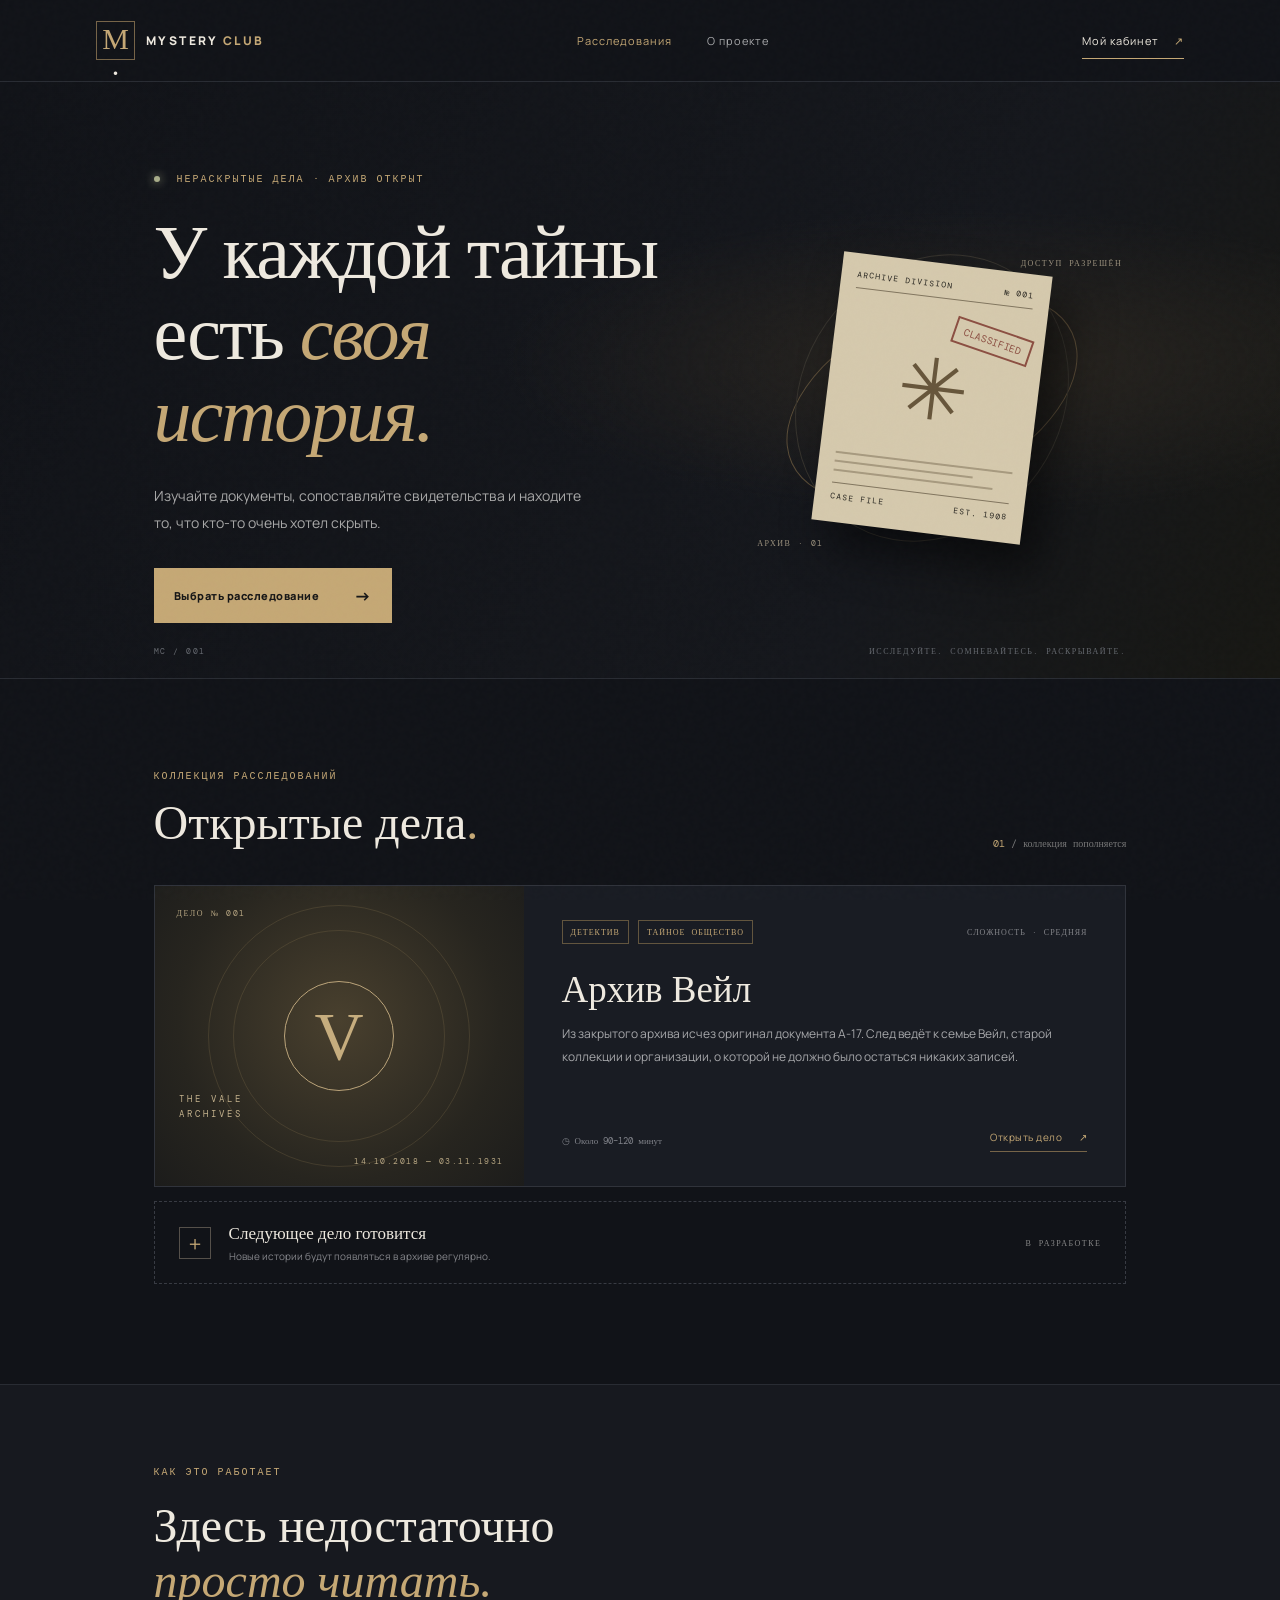
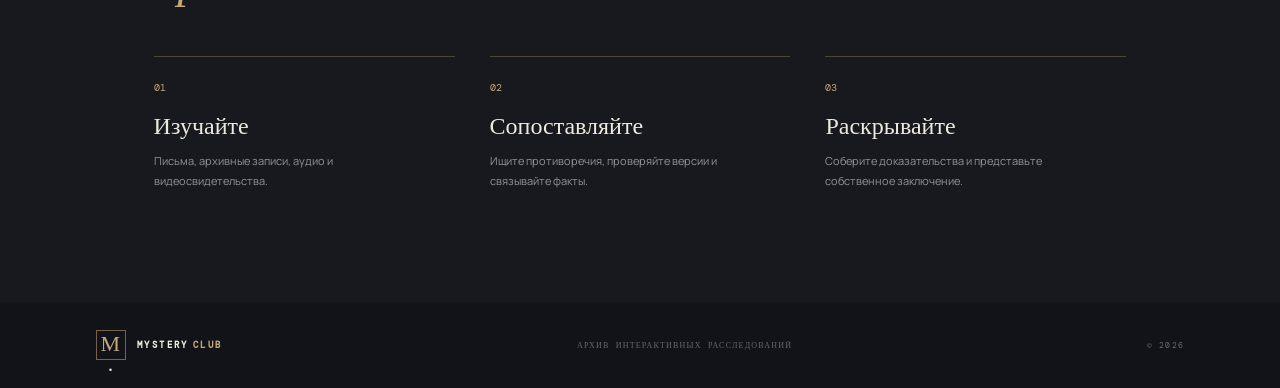
<file: index.html>
<!doctype html>
<html lang="ru">
<head>
  <meta charset="UTF-8">
  <meta name="viewport" content="width=device-width, initial-scale=1">
  <meta name="theme-color" content="#111318">
  <meta name="description" content="Интерактивные расследования, тайные архивы и истории, в которых каждая улика имеет значение.">
  <title>Mystery Club — интерактивные расследования</title>
  <link rel="preconnect" href="https://fonts.googleapis.com">
  <link rel="preconnect" href="https://fonts.gstatic.com" crossorigin>
  <link href="https://fonts.googleapis.com/css2?family=DM+Mono:wght@400;500&family=Manrope:wght@400;500;600;700;800&display=swap" rel="stylesheet">
  <link rel="stylesheet" href="styles.css">
</head>
<body>
  <div class="noise" aria-hidden="true"></div>
  <header class="topbar">
    <a class="brand" href="#" aria-label="Mystery Club — главная">
      <span class="brand-mark">M<span>·</span></span>
      <span class="brand-name">MYSTERY<span>CLUB</span></span>
    </a>
    <nav class="nav">
      <a class="active" href="#cases">Расследования</a>
      <a href="#about">О проекте</a>
    </nav>
    <a class="top-link" href="workspace/">Мой кабинет <span>↗</span></a>
  </header>

  <main>
    <section class="hero">
      <div class="hero-copy">
        <div class="eyebrow"><span class="live-dot"></span> НЕРАСКРЫТЫЕ ДЕЛА · АРХИВ ОТКРЫТ</div>
        <h1>У каждой тайны<br>есть <em>своя история.</em></h1>
        <p class="hero-text">Изучайте документы, сопоставляйте свидетельства и находите то, что кто-то очень хотел скрыть.</p>
        <a class="primary-button" href="#cases">Выбрать расследование <span>→</span></a>
      </div>
      <div class="hero-art" aria-label="Иллюстрация старого архивного дела">
        <div class="orbit orbit-one"></div><div class="orbit orbit-two"></div>
        <div class="file-card">
          <div class="file-top"><span>ARCHIVE DIVISION</span><span>№ 001</span></div>
          <div class="file-stamp">CLASSIFIED</div>
          <div class="file-symbol">✳</div>
          <div class="file-lines"><i></i><i></i><i></i></div>
          <div class="file-bottom"><span>CASE FILE</span><span>EST. 1908</span></div>
        </div>
        <span class="art-note note-a">ДОСТУП РАЗРЕШЁН</span>
        <span class="art-note note-b">АРХИВ · 01</span>
      </div>
      <div class="hero-index"><span>MC / 001</span><span>ИССЛЕДУЙТЕ. СОМНЕВАЙТЕСЬ. РАСКРЫВАЙТЕ.</span></div>
    </section>

    <section class="cases-section" id="cases">
      <div class="section-heading">
        <div><div class="eyebrow">КОЛЛЕКЦИЯ РАССЛЕДОВАНИЙ</div><h2>Открытые дела<span class="muted">.</span></h2></div>
        <div class="case-count"><span>01</span> /  коллекция пополняется</div>
      </div>
      <article class="case-card featured">
        <div class="case-visual">
          <div class="case-number">ДЕЛО № 001</div>
          <div class="case-seal">V</div>
          <div class="case-visual-caption">THE VALE<br>ARCHIVES</div>
          <div class="case-date">14.10.2018 — 03.11.1931</div>
        </div>
        <div class="case-info">
          <div class="case-meta"><span class="tag">ДЕТЕКТИВ</span><span class="tag">ТАЙНОЕ ОБЩЕСТВО</span><span class="difficulty">СЛОЖНОСТЬ · СРЕДНЯЯ</span></div>
          <h3>Архив Вейл</h3>
          <p>Из закрытого архива исчез оригинал документа А-17. След ведёт к семье Вейл, старой коллекции и организации, о которой не должно было остаться никаких записей.</p>
          <div class="case-bottom"><span class="duration">◷ Около 90–120 минут</span><a class="text-button" href="cases/vale-archive/">Открыть дело <span>↗</span></a></div>
        </div>
      </article>
      <div class="coming-card">
        <span class="coming-icon">＋</span>
        <div><strong>Следующее дело готовится</strong><p>Новые истории будут появляться в архиве регулярно.</p></div>
        <span class="coming-label">В РАЗРАБОТКЕ</span>
      </div>
    </section>

    <section class="about-section" id="about">
      <div class="eyebrow">КАК ЭТО РАБОТАЕТ</div>
      <h2>Здесь недостаточно<br><em>просто читать.</em></h2>
      <div class="steps">
        <div class="step"><span>01</span><h3>Изучайте</h3><p>Письма, архивные записи, аудио и видеосвидетельства.</p></div>
        <div class="step"><span>02</span><h3>Сопоставляйте</h3><p>Ищите противоречия, проверяйте версии и связывайте факты.</p></div>
        <div class="step"><span>03</span><h3>Раскрывайте</h3><p>Соберите доказательства и представьте собственное заключение.</p></div>
      </div>
    </section>
  </main>

  <footer><a class="brand footer-brand" href="#"><span class="brand-mark">M<span>·</span></span><span class="brand-name">MYSTERY<span>CLUB</span></span></a><span>АРХИВ ИНТЕРАКТИВНЫХ РАССЛЕДОВАНИЙ</span><span>© 2026</span></footer>

  <script src="script.js"></script>
</body>
</html>
</file>
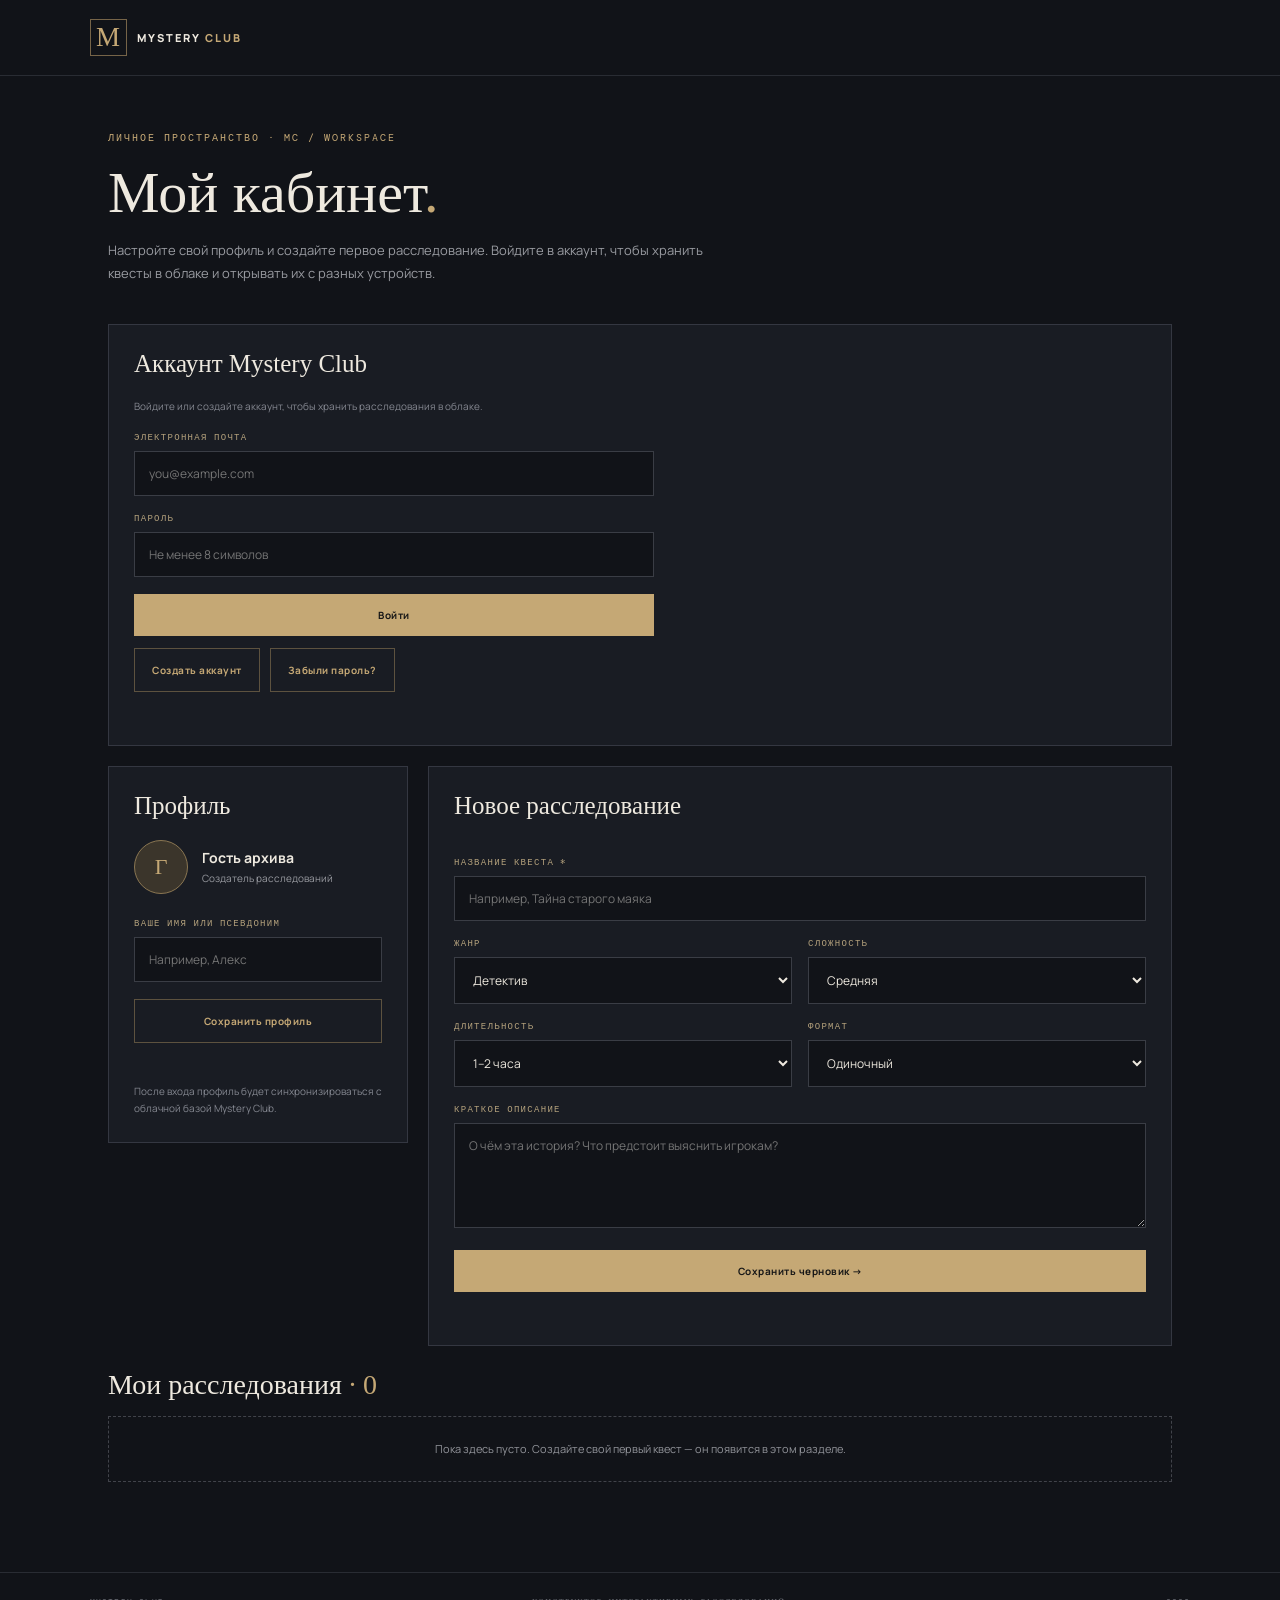
<file: workspace/index.html>
<!doctype html>
<html lang="ru">
<head>
<meta charset="UTF-8">
<meta name="viewport" content="width=device-width, initial-scale=1">
<meta name="theme-color" content="#111318">
<title>Мой кабинет — Mystery Club</title>
<link rel="preconnect" href="https://fonts.googleapis.com">
<link rel="preconnect" href="https://fonts.gstatic.com" crossorigin>
<link href="https://fonts.googleapis.com/css2?family=DM+Mono:wght@400;500&family=Manrope:wght@400;500;600;700;800&display=swap" rel="stylesheet">
<style>
:root{--bg:#111318;--panel:#191c23;--panel2:#20242d;--text:#eee9df;--muted:#999ba1;--gold:#c5a875;--line:#343741;--serif:Georgia,'Times New Roman',serif}
*{box-sizing:border-box}body{margin:0;background:var(--bg);color:var(--text);font-family:Manrope,Arial,sans-serif}
.top{height:76px;padding:0 7%;display:flex;align-items:center;justify-content:space-between;border-bottom:1px solid #292c33}
.brand{display:flex;gap:10px;align-items:center;color:var(--text);text-decoration:none}.mark{width:37px;height:37px;border:1px solid #766448;color:var(--gold);display:grid;place-items:center;font:27px Georgia}.brand-name{font-size:11px;font-weight:800;letter-spacing:2px}.brand-name span{color:var(--gold);margin-left:4px}
.back{font-size:10px;color:var(--gold);text-decoration:none;border-bottom:1px solid #766448;padding-bottom:7px}
main{max-width:1120px;margin:auto;padding:55px 28px 90px}.eyebrow{font:10px 'DM Mono',monospace;letter-spacing:2px;color:var(--gold)}
h1{font:clamp(38px,6vw,58px) Georgia,serif;font-weight:400;margin:15px 0 10px}.intro{color:var(--muted);font-size:13px;line-height:1.8;max-width:620px;margin-bottom:38px}
.auth-panel{margin-bottom:20px}.auth-panel form{max-width:520px}.auth-actions{display:flex;gap:10px;flex-wrap:wrap;margin-top:12px}.auth-actions button{margin-top:0}.layout{display:grid;grid-template-columns:300px 1fr;gap:20px;align-items:start}.panel{background:var(--panel);border:1px solid var(--line);padding:25px}.panel h2{font:25px Georgia,serif;font-weight:400;margin:0 0 20px}.profile-top{display:flex;gap:14px;align-items:center;margin-bottom:23px}.avatar{width:54px;height:54px;border-radius:50%;background:#3b352b;border:1px solid #8a7652;display:grid;place-items:center;color:var(--gold);font:22px Georgia}.profile-name{font-size:14px;font-weight:700}.profile-note{font-size:10px;color:var(--muted);margin-top:4px}
label{display:block;font:9px 'DM Mono',monospace;letter-spacing:1.3px;color:#b5a27d;margin:16px 0 8px}
input,textarea,select{width:100%;background:#111318;border:1px solid #3a3d45;color:var(--text);padding:13px 14px;font:12px Manrope,Arial;outline:none;border-radius:0}
input:focus,textarea:focus,select:focus{border-color:var(--gold)}textarea{min-height:105px;resize:vertical}select{color-scheme:dark}
button{border:0;cursor:pointer;font:700 10px Manrope,Arial;letter-spacing:.5px;padding:14px 17px}
.primary{background:var(--gold);color:#171717}.secondary{background:transparent;border:1px solid #5d523f;color:var(--gold)}
.full{width:100%;margin-top:17px}.form-grid{display:grid;grid-template-columns:1fr 1fr;gap:0 16px}.span2{grid-column:1/-1}
.hint{font-size:10px;color:#858891;line-height:1.7;margin:12px 0 0}
.status{min-height:18px;color:#c5a875;font-size:11px;margin-top:10px}
.saved{margin-top:22px}.saved h2{margin-bottom:15px}.quest{border:1px solid #393c44;padding:16px;margin-top:10px;background:#15171d}.quest-head{display:flex;justify-content:space-between;gap:12px}.quest-title{font:20px Georgia,serif}.quest-meta{font:8px 'DM Mono';color:var(--gold);letter-spacing:1px;margin-top:8px}.quest-desc{font-size:11px;line-height:1.7;color:#a5a6aa;margin:12px 0}.delete{background:transparent;border:1px solid #5b4140;color:#c58f83;padding:7px 10px;font-size:9px;align-self:flex-start}.empty{border:1px dashed #41434a;padding:22px;color:#92949a;font-size:11px;line-height:1.8;text-align:center}
footer{border-top:1px solid #292c33;padding:24px 7%;color:#686b72;font:8px 'DM Mono';letter-spacing:1.2px;display:flex;justify-content:space-between}
@media(max-width:760px){.top{padding:0 6%;height:68px}main{padding:40px 6% 65px}.layout{grid-template-columns:1fr}.panel{padding:21px}.form-grid{grid-template-columns:1fr}.span2{grid-column:auto}footer{gap:10px;flex-wrap:wrap}}
</style>
</head>
<body>
<header class="top"><a class="brand" href="../"><span class="mark">M</span><span class="brand-name">MYSTERY<span>CLUB</span></span></a><a class="back" id="backToArchive" href="../" hidden>← Вернуться в архив</a></header>
<main>
<div class="eyebrow">ЛИЧНОЕ ПРОСТРАНСТВО · MC / WORKSPACE</div>
<h1>Мой кабинет<span style="color:var(--gold)">.</span></h1>
<p class="intro">Настройте свой профиль и создайте первое расследование. Войдите в аккаунт, чтобы хранить квесты в облаке и открывать их с разных устройств.</p>

<section class="panel auth-panel" id="authPanel">
<h2>Аккаунт Mystery Club</h2>
<p class="hint" id="authIntro">Войдите или создайте аккаунт, чтобы хранить расследования в облаке.</p>
<form id="authForm">
<div id="nameField" hidden><label for="authName">ИМЯ ИЛИ ПСЕВДОНИМ</label><input id="authName" maxlength="32" autocomplete="nickname" placeholder="Например, Алекс"></div>
<label for="authEmail">ЭЛЕКТРОННАЯ ПОЧТА</label><input id="authEmail" type="email" required autocomplete="email" placeholder="you@example.com">
<label for="authPassword">ПАРОЛЬ</label><input id="authPassword" type="password" required minlength="8" autocomplete="current-password" placeholder="Не менее 8 символов">
<button class="primary full" id="authSubmit" type="submit">Войти</button>
</form>
<div class="auth-actions" id="authActions"><button class="secondary" id="switchAuth" type="button">Создать аккаунт</button><button class="secondary" id="forgotPassword" type="button">Забыли пароль?</button></div>
<div class="status" id="authStatus" aria-live="polite"></div>
<div id="signedIn" hidden><p class="hint" id="signedInText"></p><button class="secondary" id="signOut" type="button">Выйти из аккаунта</button></div>
<div id="passwordResetBox" hidden><label for="newPassword">НОВЫЙ ПАРОЛЬ</label><input id="newPassword" type="password" minlength="8" placeholder="Не менее 8 символов"><button class="primary full" id="saveNewPassword" type="button">Сохранить новый пароль</button></div>
</section>
<div class="layout">
<section class="panel">
<h2>Профиль</h2>
<div class="profile-top"><div class="avatar" id="avatar">Г</div><div><div class="profile-name" id="profileDisplay">Гость архива</div><div class="profile-note">Создатель расследований</div></div></div>
<form id="profileForm"><label for="displayName">ВАШЕ ИМЯ ИЛИ ПСЕВДОНИМ</label><input id="displayName" maxlength="32" placeholder="Например, Алекс" autocomplete="nickname"><button class="secondary full" type="submit">Сохранить профиль</button><div class="status" id="profileStatus" aria-live="polite"></div></form>
<p class="hint">После входа профиль будет синхронизироваться с облачной базой Mystery Club.</p>
</section>
<section class="panel">
<h2>Новое расследование</h2>
<form id="questForm">
<div class="form-grid">
<div class="span2"><label for="questTitle">НАЗВАНИЕ КВЕСТА *</label><input id="questTitle" maxlength="70" required placeholder="Например, Тайна старого маяка"></div>
<div><label for="genre">ЖАНР</label><select id="genre"><option>Детектив</option><option>Мистика</option><option>Историческое расследование</option><option>Приключение</option><option>Триллер</option><option>Другое</option></select></div>
<div><label for="difficulty">СЛОЖНОСТЬ</label><select id="difficulty"><option>Лёгкая</option><option selected>Средняя</option><option>Сложная</option></select></div>
<div><label for="duration">ДЛИТЕЛЬНОСТЬ</label><select id="duration"><option>До 30 минут</option><option>30–60 минут</option><option selected>1–2 часа</option><option>2–3 часа</option><option>Более 3 часов</option></select></div>
<div><label for="format">ФОРМАТ</label><select id="format"><option>Одиночный</option><option>Для компании</option><option>Командный</option></select></div>
<div class="span2"><label for="description">КРАТКОЕ ОПИСАНИЕ</label><textarea id="description" maxlength="700" placeholder="О чём эта история? Что предстоит выяснить игрокам?"></textarea></div>
</div>
<button class="primary full" type="submit">Сохранить черновик <span>→</span></button><div class="status" id="questStatus" aria-live="polite"></div>
</form>
</section>
</div>
<section class="saved"><h2 style="font:28px Georgia,serif;font-weight:400">Мои расследования <span style="color:var(--gold)" id="questCount">· 0</span></h2><div id="questList"><div class="empty">Пока здесь пусто. Создайте свой первый квест — он появится в этом разделе.</div></div></section>
</main>
<footer><span>MYSTERY CLUB</span><span>КОНСТРУКТОР ИНТЕРАКТИВНЫХ РАССЛЕДОВАНИЙ</span><span>© 2026</span></footer>
<script type="module">
import { createClient } from 'https://esm.sh/@supabase/supabase-js@2';

const SUPABASE_URL = 'https://vjhicnvyjmafojwzouig.supabase.co';
const SUPABASE_PUBLISHABLE_KEY = 'sb_publishable_zI43V_w51Vaar7F0VOUWzQ_WKMDOcFH';
const supabase = createClient(SUPABASE_URL, SUPABASE_PUBLISHABLE_KEY);
const $ = id => document.getElementById(id);
let session = null;
let authMode = 'login';
let quests = [];

const safeParse = (key, fallback) => {
  try { return JSON.parse(localStorage.getItem(key)) ?? fallback; }
  catch { return fallback; }
};
let profile = safeParse('mc_profile', { name: 'Гость архива' });
let localQuests = safeParse('mc_quests', []);

function initials(name) { return (name.trim()[0] || 'Г').toLocaleUpperCase('ru'); }
function renderProfile() {
  const name = profile.name || 'Гость архива';
  $('profileDisplay').textContent = name;
  $('avatar').textContent = initials(name);
  $('displayName').value = name === 'Гость архива' ? '' : name;
}
function renderQuests() {
  $('questCount').textContent = '· ' + quests.length;
  const list = $('questList');
  if (!quests.length) {
    list.innerHTML = '<div class="empty">Пока здесь пусто. Создайте свой первый квест — он появится в этом разделе.</div>';
    return;
  }
  list.replaceChildren();
  quests.forEach(q => {
    const card = document.createElement('article'); card.className = 'quest';
    const head = document.createElement('div'); head.className = 'quest-head';
    const title = document.createElement('div'); title.className = 'quest-title'; title.textContent = q.title;
    const del = document.createElement('button'); del.className = 'delete'; del.type = 'button'; del.textContent = 'Удалить';
    del.addEventListener('click', async () => {
      if (session) {
        const { error } = await supabase.from('quests').delete().eq('id', q.id).eq('user_id', session.user.id);
        if (error) { $('questStatus').textContent = 'Не удалось удалить: ' + error.message; return; }
      } else {
        localQuests = localQuests.filter(x => x.id !== q.id);
        localStorage.setItem('mc_quests', JSON.stringify(localQuests));
      }
      quests = quests.filter(x => x.id !== q.id);
      renderQuests();
      $('questStatus').textContent = 'Черновик удалён.';
    });
    head.append(title, del);
    const meta = document.createElement('div'); meta.className = 'quest-meta';
    meta.textContent = [q.genre, q.difficulty, q.duration, q.format].join(' · ');
    card.append(head, meta);
    if (q.description) { const desc = document.createElement('p'); desc.className = 'quest-desc'; desc.textContent = q.description; card.append(desc); }
    list.append(card);
  });
}
function showAuthState() {
  $('backToArchive').hidden = !session;
  $('authForm').hidden = !!session;
  $('authActions').hidden = !!session;
  $('signedIn').hidden = !session;
  $('authIntro').hidden = !!session;
  $('signedInText').textContent = session ? 'Вы вошли как ' + session.user.email + '. Черновики сохраняются в облаке.' : '';
  $('authPanel').querySelector('h2').textContent = session ? 'Аккаунт подключён' : 'Аккаунт Mystery Club';
}
function setAuthMode(mode) {
  authMode = mode;
  $('nameField').hidden = mode !== 'signup';
  $('authSubmit').textContent = mode === 'signup' ? 'Создать аккаунт' : 'Войти';
  $('switchAuth').textContent = mode === 'signup' ? 'У меня уже есть аккаунт' : 'Создать аккаунт';
  $('forgotPassword').hidden = mode === 'signup';
}
async function loadCloudData() {
  const userId = session.user.id;
  const displayName = session.user.user_metadata?.display_name || session.user.email?.split('@')[0] || 'Создатель';
  const { data: profileRow, error: profileError } = await supabase.from('profiles')
    .upsert({ id: userId, display_name: displayName, updated_at: new Date().toISOString() }, { onConflict: 'id', ignoreDuplicates: true })
    .select('display_name').maybeSingle();
  if (profileError) console.warn('Profile sync:', profileError.message);

  const migrationKey = 'mc_migrated_' + userId;
  if (!localStorage.getItem(migrationKey) && localQuests.length) {
    const rows = localQuests.map(q => ({
      user_id: userId, title: q.title, genre: q.genre, difficulty: q.difficulty,
      duration: q.duration, format: q.format, description: q.description || ''
    }));
    const { error } = await supabase.from('quests').insert(rows);
    if (!error) localStorage.setItem(migrationKey, 'yes');
    else $('questStatus').textContent = 'Локальные черновики пока не перенесены: ' + error.message;
  }
  const { data, error } = await supabase.from('quests').select('*').eq('user_id', userId).order('created_at', { ascending: false });
  if (error) { $('questStatus').textContent = 'Ошибка загрузки облачных черновиков: ' + error.message; return; }
  quests = data || [];
  const name = profileRow?.display_name || displayName;
  profile = { name };
  localStorage.setItem('mc_profile', JSON.stringify(profile));
  renderProfile(); renderQuests();
}
async function applySession(nextSession) {
  session = nextSession;
  showAuthState();
  if (session) {
    await loadCloudData();
  } else {
    quests = localQuests;
    renderProfile(); renderQuests();
  }
}

$('authActions').hidden = false;
setAuthMode('login');
$('switchAuth').addEventListener('click', () => setAuthMode(authMode === 'login' ? 'signup' : 'login'));
$('authForm').addEventListener('submit', async e => {
  e.preventDefault();
  $('authStatus').textContent = 'Подключаем аккаунт…';
  const email = $('authEmail').value.trim();
  const password = $('authPassword').value;
  let result;
  if (authMode === 'signup') {
    result = await supabase.auth.signUp({
      email, password,
      options: { data: { display_name: $('authName').value.trim() || email.split('@')[0] },
        emailRedirectTo: window.location.href.split('#')[0] }
    });
    if (!result.error && !result.data.session) {
      $('authStatus').textContent = 'Аккаунт создан. Проверьте почту и подтвердите адрес, затем войдите.';
      return;
    }
  } else {
    result = await supabase.auth.signInWithPassword({ email, password });
  }
  if (result.error) { $('authStatus').textContent = 'Не получилось: ' + result.error.message; return; }
  $('authStatus').textContent = 'Аккаунт подключён.';
  await applySession(result.data.session);
});
$('forgotPassword').addEventListener('click', async () => {
  const email = $('authEmail').value.trim();
  if (!email) { $('authStatus').textContent = 'Сначала укажите электронную почту.'; return; }
  const { error } = await supabase.auth.resetPasswordForEmail(email, { redirectTo: window.location.href.split('#')[0] });
  $('authStatus').textContent = error ? 'Ошибка: ' + error.message : 'Письмо для восстановления отправлено. Проверьте почту.';
});
$('signOut').addEventListener('click', async () => {
  const { error } = await supabase.auth.signOut();
  if (error) { $('authStatus').textContent = 'Ошибка выхода: ' + error.message; return; }
  $('authStatus').textContent = 'Вы вышли из аккаунта.';
  await applySession(null);
});
$('saveNewPassword').addEventListener('click', async () => {
  const password = $('newPassword').value;
  if (password.length < 8) { $('authStatus').textContent = 'Пароль должен содержать не менее 8 символов.'; return; }
  const { error } = await supabase.auth.updateUser({ password });
  $('authStatus').textContent = error ? 'Не удалось обновить пароль: ' + error.message : 'Пароль обновлён.';
  if (!error) $('passwordResetBox').hidden = true;
});
supabase.auth.onAuthStateChange((event, newSession) => {
  if (event === 'PASSWORD_RECOVERY') $('passwordResetBox').hidden = false;
  if (event === 'SIGNED_IN') { session = newSession; showAuthState(); void loadCloudData(); }
  if (event === 'SIGNED_OUT') { session = null; showAuthState(); quests = localQuests; renderQuests(); }
});
$('profileForm').addEventListener('submit', async e => {
  e.preventDefault();
  const name = $('displayName').value.trim() || 'Гость архива';
  if (session) {
    const { error } = await supabase.from('profiles').upsert({ id: session.user.id, display_name: name, updated_at: new Date().toISOString() });
    if (error) { $('profileStatus').textContent = 'Не удалось сохранить: ' + error.message; return; }
    await supabase.auth.updateUser({ data: { display_name: name } });
  }
  profile = { name }; localStorage.setItem('mc_profile', JSON.stringify(profile));
  renderProfile();
  $('profileStatus').textContent = session ? 'Профиль сохранён в облаке.' : 'Профиль сохранён в этом браузере. Войдите, чтобы синхронизировать его.';
});
$('questForm').addEventListener('submit', async e => {
  e.preventDefault();
  const title = $('questTitle').value.trim();
  if (!title) return;
  const item = {
    title, genre: $('genre').value, difficulty: $('difficulty').value,
    duration: $('duration').value, format: $('format').value,
    description: $('description').value.trim()
  };
  if (session) {
    const { data, error } = await supabase.from('quests').insert({ ...item, user_id: session.user.id }).select().single();
    if (error) { $('questStatus').textContent = 'Не удалось сохранить в облако: ' + error.message; return; }
    quests.unshift(data);
    $('questStatus').textContent = 'Черновик сохранён в облаке.';
  } else {
    item.id = crypto.randomUUID();
    localQuests.unshift(item); quests = localQuests;
    localStorage.setItem('mc_quests', JSON.stringify(localQuests));
    $('questStatus').textContent = 'Черновик сохранён в этом браузере. Войдите, чтобы хранить его в облаке.';
  }
  $('questForm').reset(); renderQuests();
});
const { data: sessionData } = await supabase.auth.getSession();
await applySession(sessionData.session);
</script>
</body>
</html>
</file>
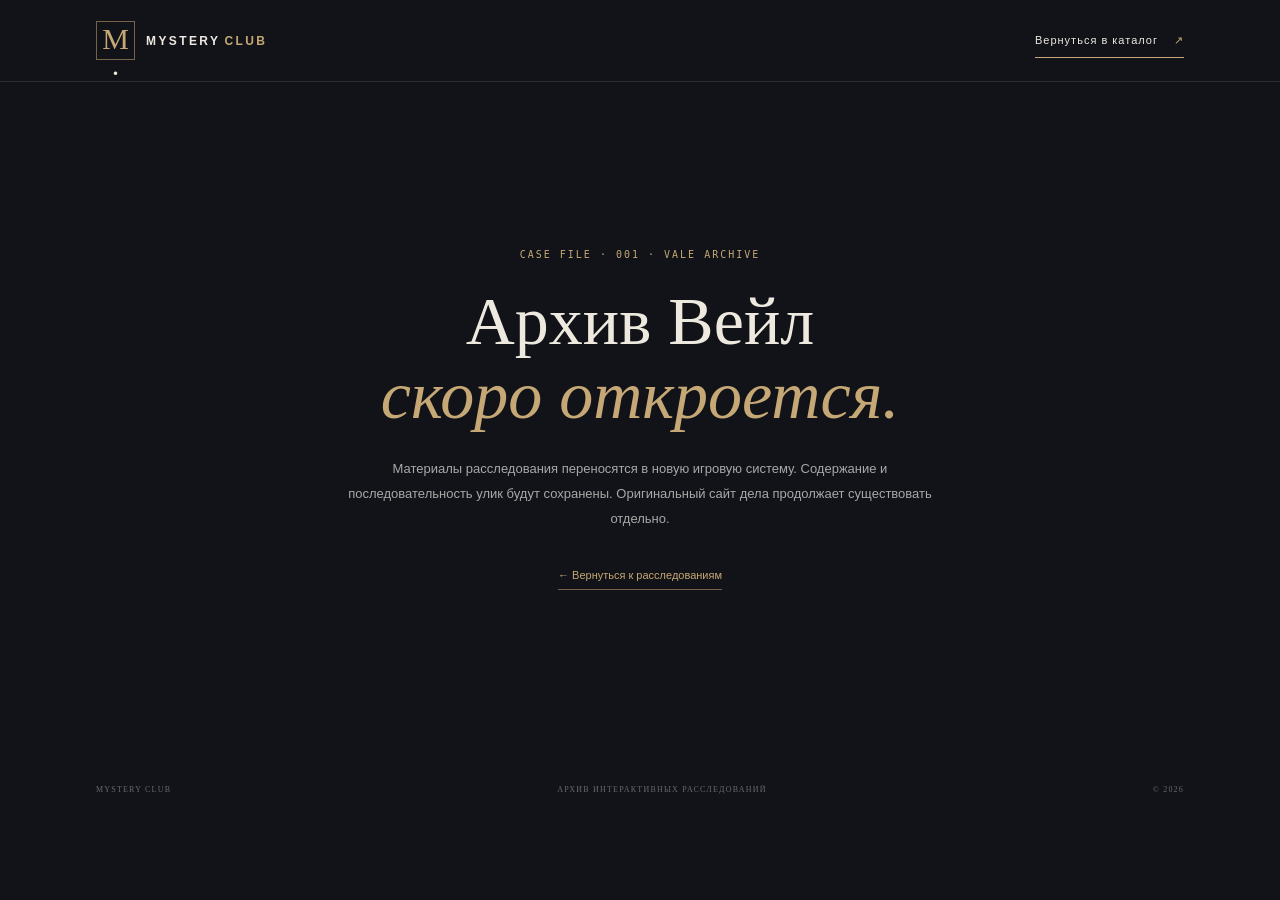
<file: cases/vale-archive/index.html>
<!doctype html>
<html lang="ru">
<head>
  <meta charset="UTF-8">
  <meta name="viewport" content="width=device-width, initial-scale=1">
  <meta name="theme-color" content="#111318">
  <title>Архив Вейл — Mystery Club</title>
  <link rel="stylesheet" href="../../styles.css">
  <style>
    .notice{min-height:75vh;display:grid;place-items:center;padding:50px 7%;text-align:center}
    .notice-inner{max-width:620px}.notice h1{font:clamp(42px,7vw,68px)/1.1 Georgia,serif;font-weight:400;margin:24px 0}
    .notice h1 em{color:#c5a875}.notice p{color:#a8a8a8;font-size:13px;line-height:1.9}
    .back{display:inline-block;margin-top:25px;color:#c5a875;text-decoration:none;border-bottom:1px solid #766448;padding-bottom:8px;font-size:11px}
    .file-id{font:10px 'DM Mono',monospace;letter-spacing:2px;color:#c5a875}
  </style>
</head>
<body>
  <header class="topbar">
    <a class="brand" href="../../"><span class="brand-mark">M<span>·</span></span><span class="brand-name">MYSTERY<span>CLUB</span></span></a>
    <a class="top-link" href="../../">Вернуться в каталог <span>↗</span></a>
  </header>
  <main class="notice">
    <div class="notice-inner">
      <div class="file-id">CASE FILE · 001 · VALE ARCHIVE</div>
      <h1>Архив Вейл<br><em>скоро откроется.</em></h1>
      <p>Материалы расследования переносятся в новую игровую систему. Содержание и последовательность улик будут сохранены. Оригинальный сайт дела продолжает существовать отдельно.</p>
      <a class="back" href="../../">← Вернуться к расследованиям</a>
    </div>
  </main>
  <footer><span>MYSTERY CLUB</span><span>АРХИВ ИНТЕРАКТИВНЫХ РАССЛЕДОВАНИЙ</span><span>© 2026</span></footer>
</body>
</html>
</file>
<file: styles.css>
:root{--bg:#111318;--panel:#191c23;--panel2:#20242d;--text:#eee9df;--muted:#96979a;--gold:#c5a875;--line:#343741;--serif:Georgia,'Times New Roman',serif}*{box-sizing:border-box}html{scroll-behavior:smooth}body{margin:0;background:var(--bg);color:var(--text);font-family:Manrope,Arial,sans-serif;overflow-x:hidden}.noise{position:fixed;inset:0;pointer-events:none;opacity:.035;z-index:5;background-image:url("data:image/svg+xml,%3Csvg viewBox='0 0 180 180' xmlns='http://www.w3.org/2000/svg'%3E%3Cfilter id='n'%3E%3CfeTurbulence type='fractalNoise' baseFrequency='.9' numOctaves='3' stitchTiles='stitch'/%3E%3C/filter%3E%3Crect width='100%25' height='100%25' filter='url(%23n)' opacity='.5'/%3E%3C/svg%3E")}.topbar{height:82px;padding:0 7.5%;display:flex;align-items:center;justify-content:space-between;border-bottom:1px solid #292c33;position:relative;z-index:2}.brand{display:flex;align-items:center;gap:11px;text-decoration:none;color:var(--text)}.brand-mark{font:30px var(--serif);color:var(--gold);border:1px solid #766448;width:39px;height:39px;display:grid;place-items:center}.brand-mark span{color:var(--text)}.brand-name{font-size:12px;letter-spacing:2.4px;font-weight:800}.brand-name span{color:var(--gold);margin-left:4px}.nav{display:flex;gap:35px}.nav a,.top-link{font-size:11px;letter-spacing:1px;text-decoration:none;color:#a7a8aa}.nav a.active{color:var(--gold)}.top-link{color:var(--text);border-bottom:1px solid var(--gold);padding:10px 0}.top-link span{color:var(--gold);margin-left:12px}.hero{min-height:570px;padding:90px 12% 55px;position:relative;display:flex;align-items:center;justify-content:space-between;gap:40px;border-bottom:1px solid #292c33;background:radial-gradient(ellipse at 76% 47%,#29251f 0,transparent 34%),linear-gradient(115deg,#111318,#15171c 70%,#171713)}.hero-copy{max-width:570px;z-index:1}.eyebrow{font:10px 'DM Mono',monospace;letter-spacing:2px;color:var(--gold)}.live-dot{display:inline-block;width:6px;height:6px;border-radius:50%;background:#a9ad8a;margin-right:9px;box-shadow:0 0 10px #a9ad8a}.hero h1{font:clamp(48px,6vw,76px)/1.07 var(--serif);font-weight:400;letter-spacing:-2px;margin:27px 0}.hero h1 em,.about-section h2 em{color:var(--gold);font-weight:400}.hero-text{max-width:430px;color:#a8a8a8;font-size:14px;line-height:1.9;margin-bottom:32px}.primary-button{display:inline-flex;align-items:center;gap:35px;background:var(--gold);color:#171717;padding:16px 20px;text-decoration:none;font-size:11px;font-weight:800;letter-spacing:.5px}.primary-button span{font-size:17px}.hero-art{width:330px;height:340px;position:relative;display:grid;place-items:center;margin-right:3%}.orbit{position:absolute;border:1px solid #5b4d38;border-radius:50%;transform:rotate(-25deg)}.orbit-one{width:310px;height:180px}.orbit-two{width:260px;height:300px;transform:rotate(35deg);border-color:#37342e}.file-card{width:210px;height:270px;background:#d5c9ad;color:#27251f;padding:16px;transform:rotate(7deg);box-shadow:20px 25px 45px #0008;position:relative}.file-top,.file-bottom{display:flex;justify-content:space-between;font:8px 'DM Mono',monospace;letter-spacing:1px;border-bottom:1px solid #82765f;padding-bottom:8px}.file-stamp{position:absolute;right:12px;top:58px;border:2px solid #8c4f42;color:#8c4f42;padding:5px 8px;font:10px 'DM Mono';transform:rotate(12deg)}.file-symbol{font:85px var(--serif);text-align:center;margin:42px 0 23px;color:#67563b}.file-lines{display:grid;gap:7px}.file-lines i{height:2px;background:#a79a7f;width:100%}.file-lines i:nth-child(2){width:78%}.file-lines i:nth-child(3){width:90%}.file-bottom{position:absolute;bottom:13px;left:16px;right:16px;border:0;border-top:1px solid #82765f;padding-top:8px}.art-note{position:absolute;font:8px 'DM Mono';letter-spacing:1.5px;color:#9c927e}.note-a{top:30px;right:-25px}.note-b{bottom:20px;left:-10px}.hero-index{position:absolute;bottom:22px;left:12%;right:12%;display:flex;justify-content:space-between;font:8px 'DM Mono';letter-spacing:1.5px;color:#666a70}.cases-section{padding:90px 12% 100px}.section-heading{display:flex;justify-content:space-between;align-items:end;margin-bottom:35px}.section-heading h2,.about-section h2{font:48px var(--serif);font-weight:400;margin:13px 0 0}.muted{color:var(--gold)}.case-count{font:10px 'DM Mono';color:#777}.case-count span{color:var(--gold)}.case-card{display:grid;grid-template-columns:38% 62%;background:var(--panel);border:1px solid #30333b;min-height:300px}.case-visual{background:radial-gradient(circle at 50% 45%,#49402e,#27251f 65%,#1c1c1b);position:relative;min-height:300px;display:flex;align-items:center;justify-content:center;overflow:hidden}.case-visual:before,.case-visual:after{content:"";position:absolute;width:260px;height:260px;border:1px solid #8d7952;border-radius:50%;opacity:.25}.case-visual:after{width:210px;height:210px}.case-number,.case-date{position:absolute;font:8px 'DM Mono';letter-spacing:1.5px;color:#b8a783}.case-number{top:22px;left:22px}.case-date{bottom:20px;right:20px}.case-seal{width:110px;height:110px;border:1px solid #bba47a;border-radius:50%;display:grid;place-items:center;font:68px var(--serif);color:#c6ad7e;z-index:1}.case-visual-caption{position:absolute;bottom:65px;left:24px;font:9px/1.6 'DM Mono';letter-spacing:3px;color:#c4b28d}.case-info{padding:34px 38px;display:flex;flex-direction:column}.case-meta{display:flex;gap:9px;align-items:center;flex-wrap:wrap}.tag{font:8px 'DM Mono';letter-spacing:1px;border:1px solid #62553e;color:var(--gold);padding:6px 8px}.difficulty{font:8px 'DM Mono';letter-spacing:1px;color:#85868b;margin-left:auto}.case-info h3{font:37px var(--serif);font-weight:400;margin:24px 0 12px}.case-info p{font-size:12px;line-height:1.9;color:#a6a7aa;max-width:560px;margin:0}.case-bottom{margin-top:auto;padding-top:24px;display:flex;justify-content:space-between;align-items:center}.duration{font:9px 'DM Mono';color:#81838a}.text-button{font-size:10px;letter-spacing:.5px;text-decoration:none;color:var(--gold);border-bottom:1px solid #766448;padding-bottom:7px}.text-button span{margin-left:14px}.coming-card{margin-top:14px;border:1px dashed #383b43;padding:20px 24px;display:flex;align-items:center;gap:18px}.coming-icon{width:32px;height:32px;border:1px solid #55504a;display:grid;place-items:center;color:var(--gold);font-size:20px}.coming-card strong{font:17px var(--serif);font-weight:400}.coming-card p{font-size:10px;color:#85868b;margin:5px 0 0}.coming-label{margin-left:auto;font:8px 'DM Mono';letter-spacing:1.5px;color:#888}.about-section{padding:80px 12% 100px;background:#17191f;border-top:1px solid #292c33}.about-section h2{margin:20px 0 48px}.steps{display:grid;grid-template-columns:repeat(3,1fr);gap:35px}.step{border-top:1px solid #4b453a;padding-top:17px}.step>span{font:10px 'DM Mono';color:var(--gold)}.step h3{font:24px var(--serif);font-weight:400;margin:17px 0 8px}.step p{font-size:11px;line-height:1.8;color:#92949a;max-width:230px}footer{padding:28px 7.5%;display:flex;align-items:center;justify-content:space-between;color:#666970;font:8px 'DM Mono';letter-spacing:1.2px}.footer-brand .brand-mark{width:30px;height:30px;font-size:22px}.footer-brand .brand-name{font-size:9px}@media(max-width:760px){.topbar{height:70px;padding:0 6%}.nav{display:none}.top-link{font-size:9px}.hero{padding:65px 7% 75px;min-height:auto}.hero-art{position:absolute;right:-85px;top:75px;opacity:.22;transform:scale(.8)}.hero-copy{max-width:100%}.hero h1{font-size:54px}.hero-text{font-size:12px;max-width:330px}.hero-index{left:7%;right:7%;font-size:7px}.hero-index span:last-child{max-width:180px;text-align:right}.cases-section,.about-section{padding:65px 6%}.section-heading{align-items:start;gap:15px;flex-direction:column}.section-heading h2,.about-section h2{font-size:40px}.case-card{grid-template-columns:1fr}.case-visual{min-height:230px}.case-info{padding:26px 22px;min-height:280px}.case-info h3{font-size:32px}.difficulty{margin-left:0}.case-bottom{gap:15px}.duration{font-size:8px}.coming-card{padding:16px;gap:12px}.coming-card strong{font-size:15px}.coming-card p{max-width:190px;line-height:1.6}.coming-label{display:none}.steps{grid-template-columns:1fr;gap:25px}.step p{max-width:100%}footer{padding:24px 6%;gap:15px;flex-wrap:wrap}footer>span:nth-child(2){order:3;width:100%}}
</file>
